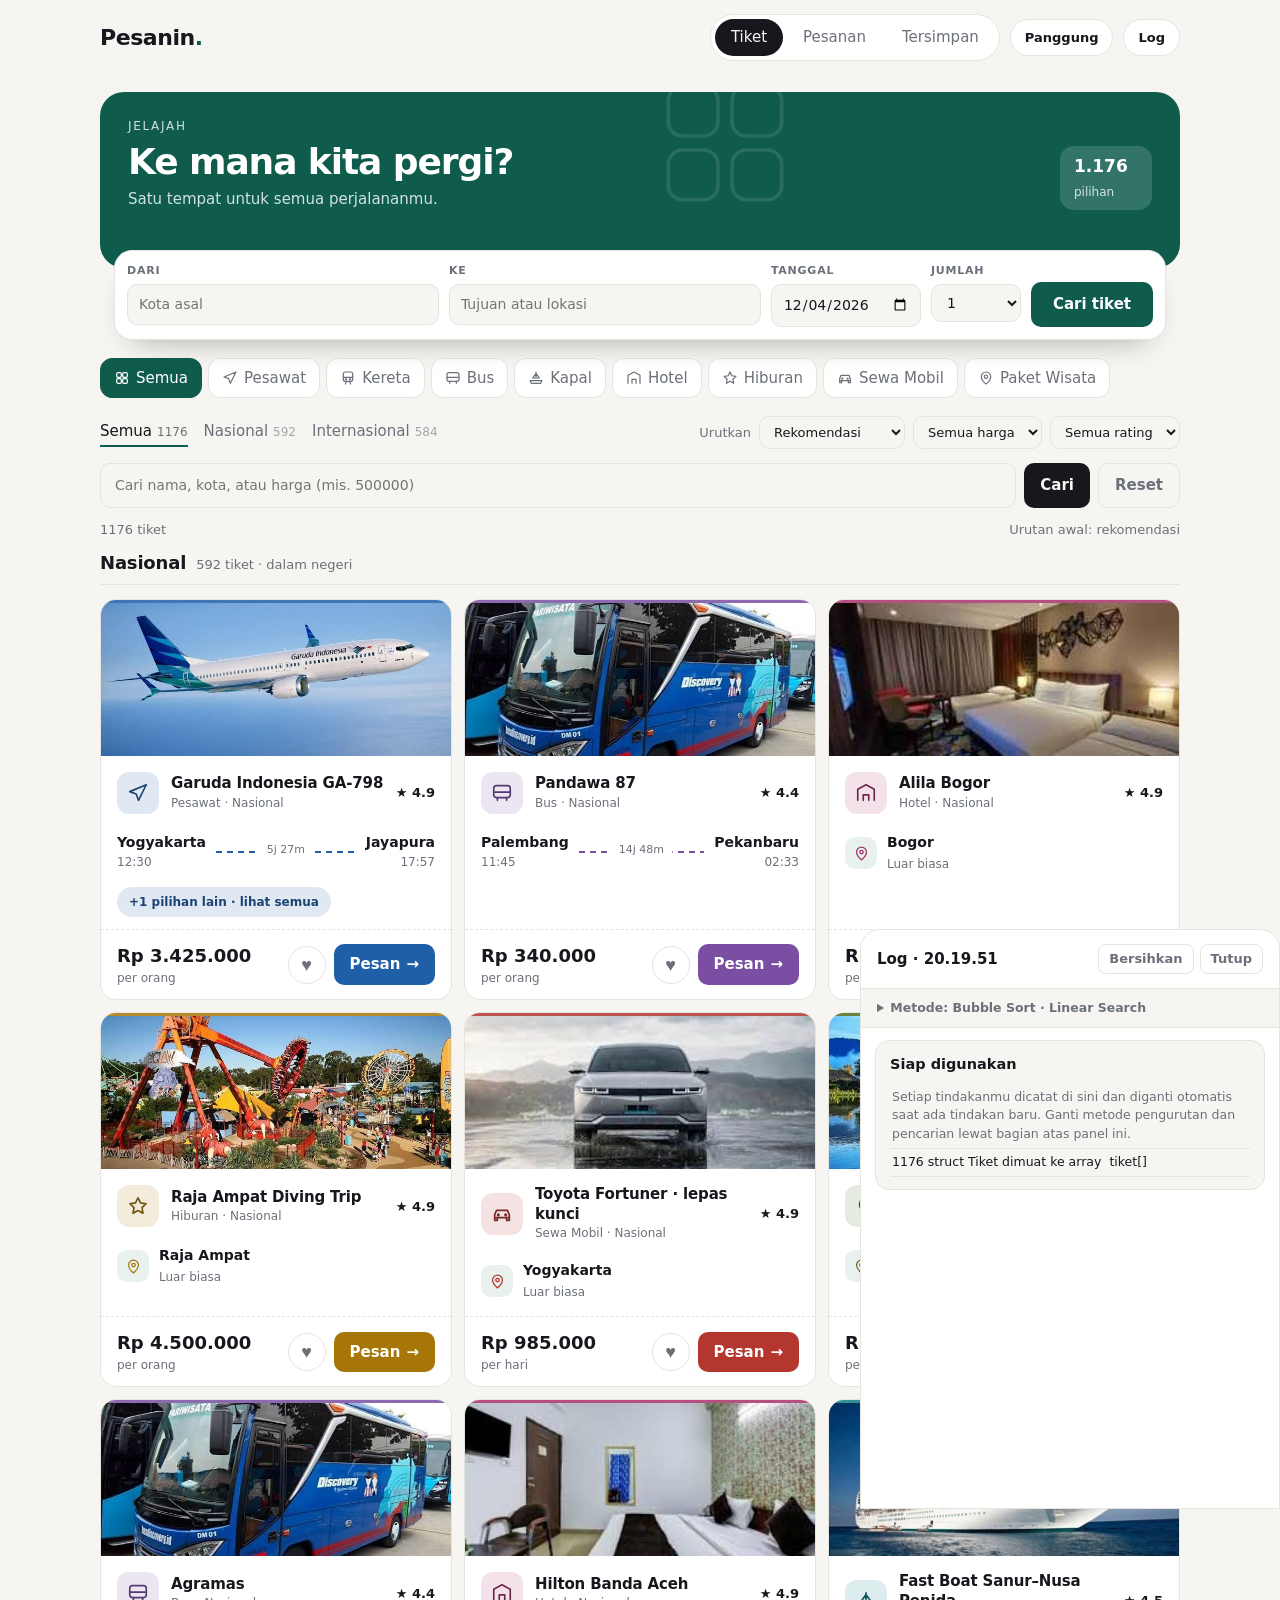
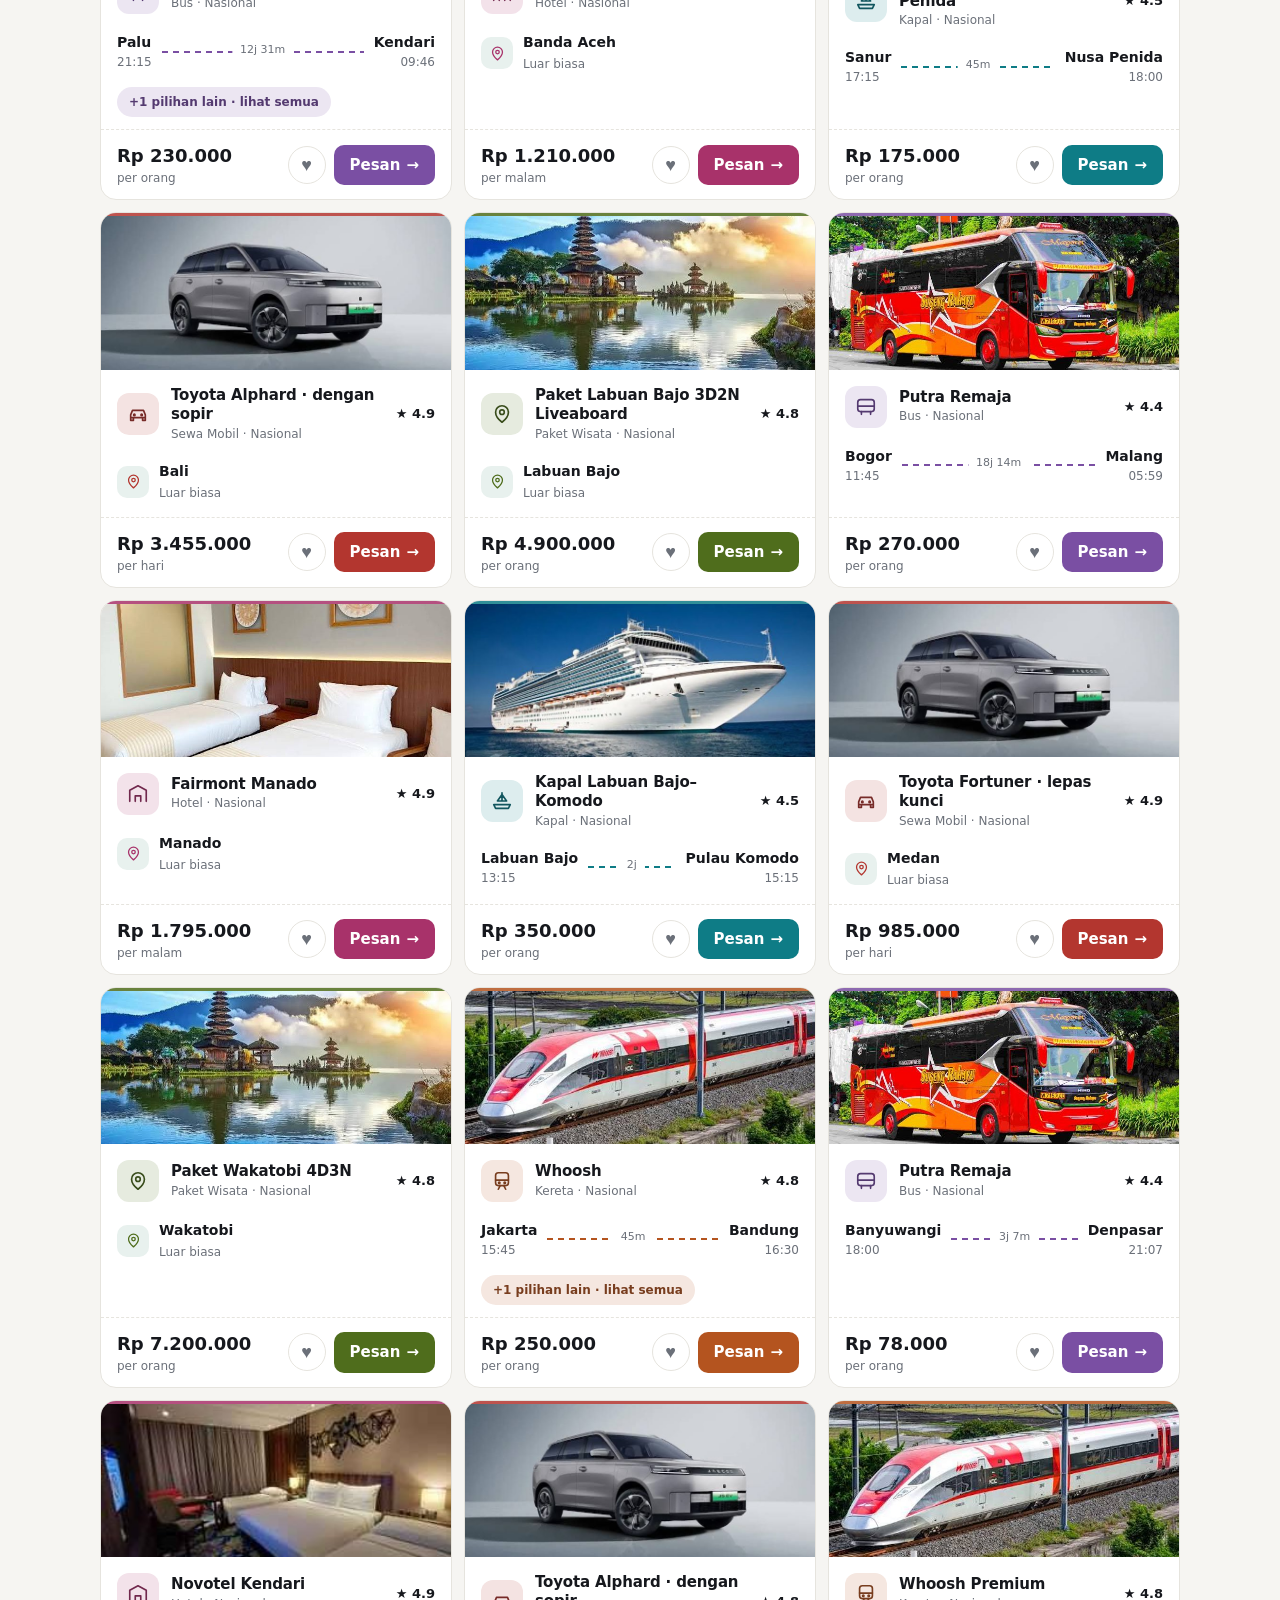
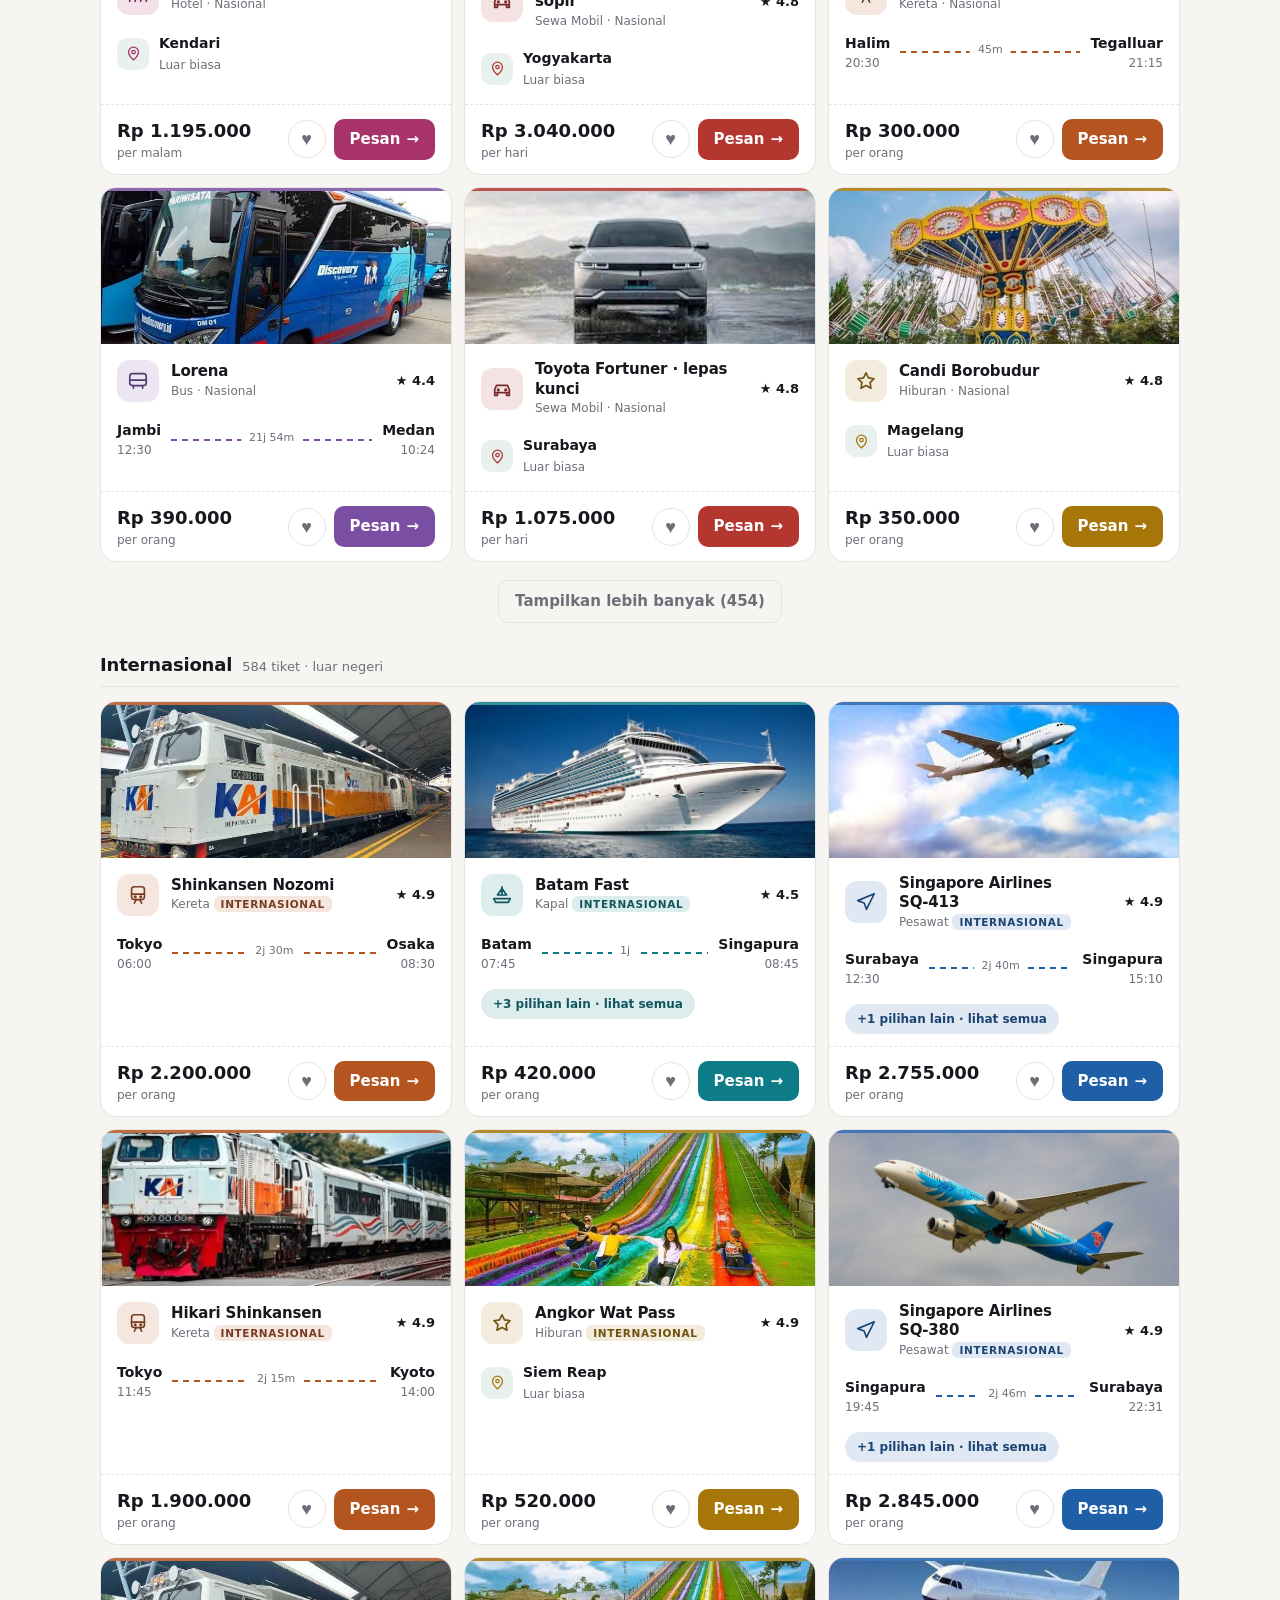
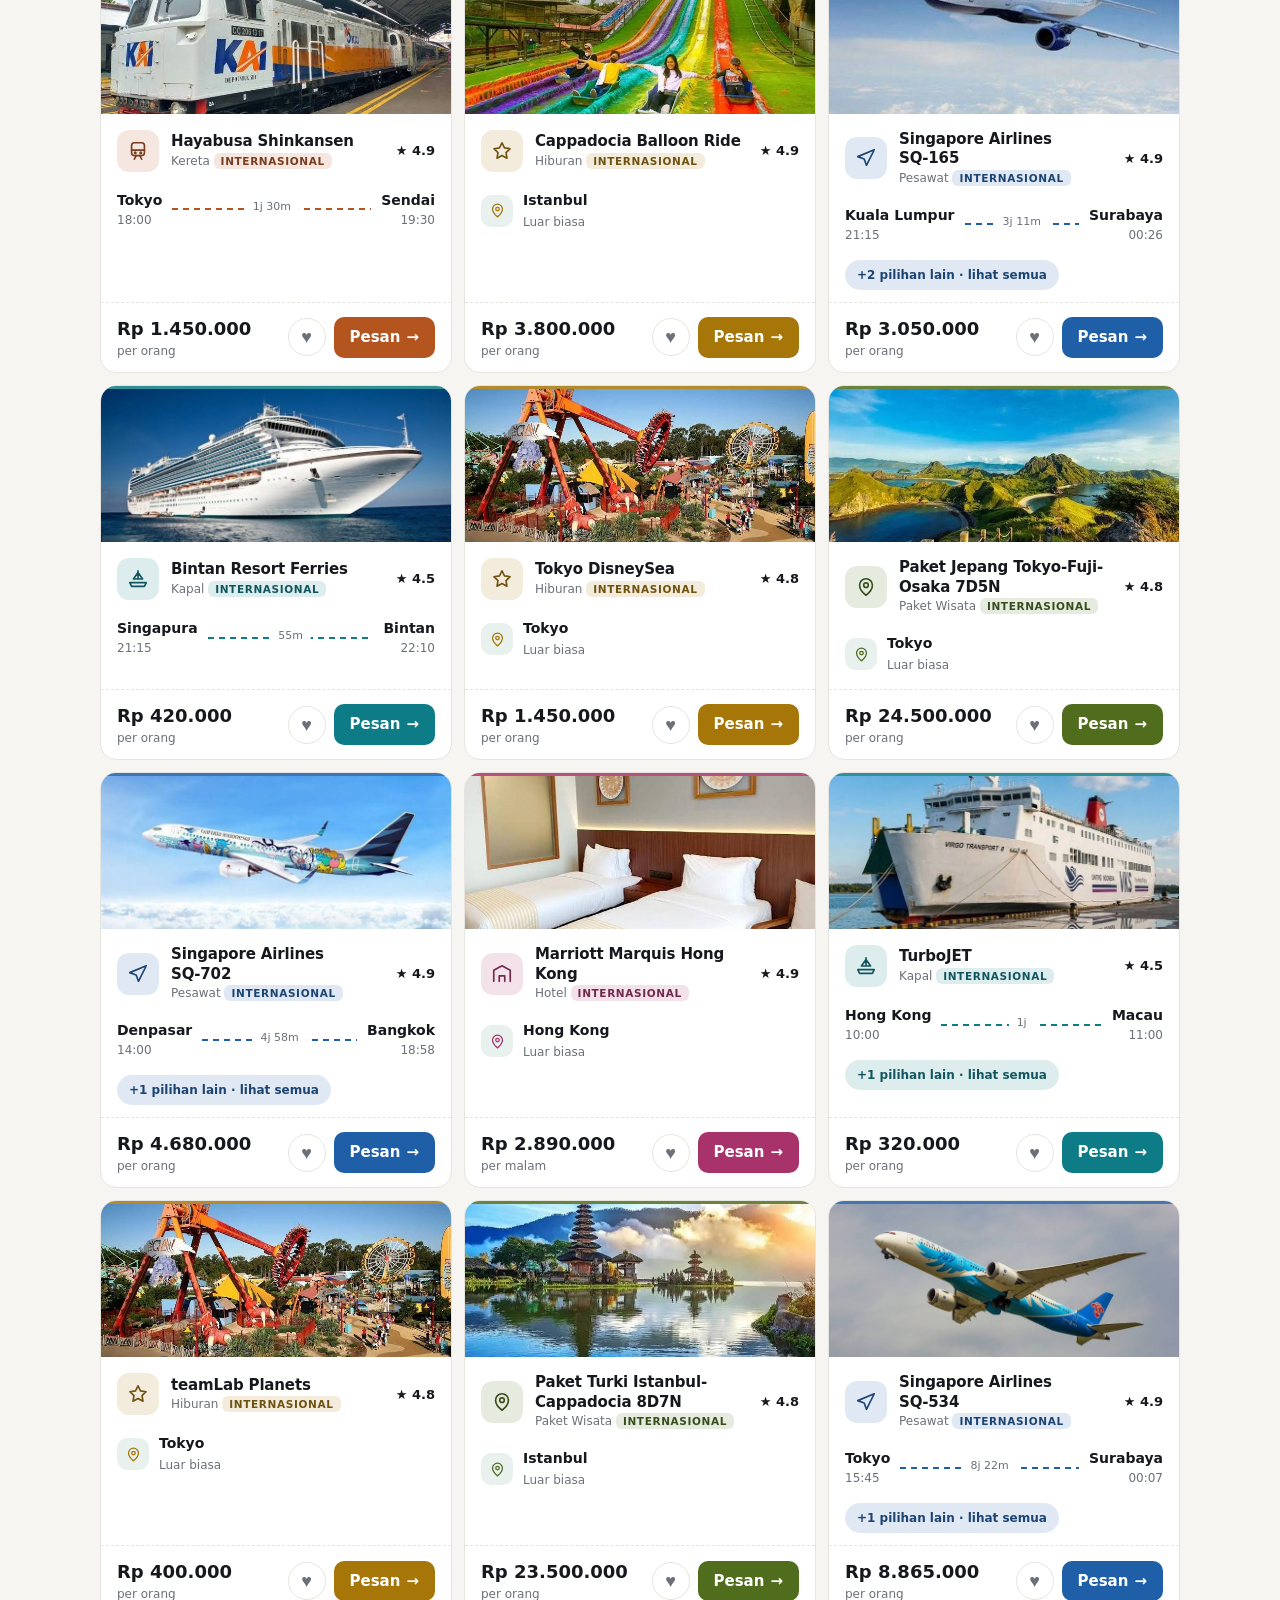
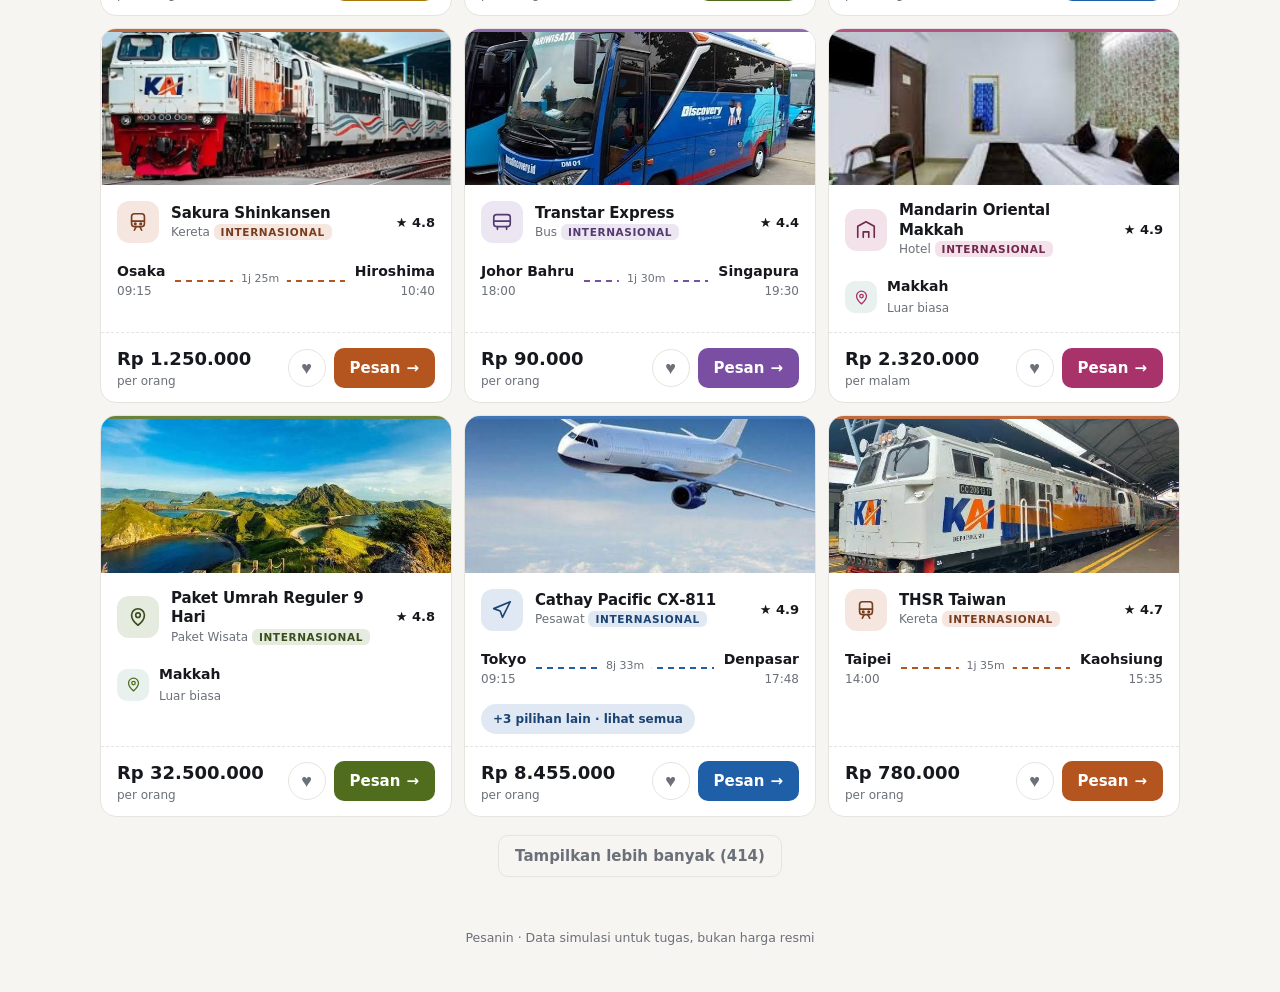
<file: index.html>
<!DOCTYPE html>
<html lang="id">
<head>
<meta charset="utf-8">
<meta http-equiv="Content-Security-Policy" content="default-src 'none'; script-src 'self' file:; style-src 'self' file: 'unsafe-inline' https://fonts.googleapis.com; font-src https://fonts.gstatic.com; img-src 'self' file: data:; base-uri 'none'; form-action 'none'">
<meta name="viewport" content="width=device-width, initial-scale=1, viewport-fit=cover">
<title>Pesanin — Tiket Perjalanan</title>
<meta name="referrer" content="no-referrer">
<link rel="preconnect" href="https://fonts.googleapis.com">
<link rel="preconnect" href="https://fonts.gstatic.com" crossorigin>
<link rel="stylesheet" href="https://fonts.googleapis.com/css2?family=Plus+Jakarta+Sans:wght@400;500;600;700&display=swap">
<link rel="stylesheet" href="style.css">
</head>
<body>
<div class="w">
<header><div class="brand">Pesanin<i>.</i></div>
<div class="hdr-r"><nav class="nav"><button class="on" data-v="tiket">Tiket</button><button data-v="pesanan">Pesanan <em id="oc" hidden>0</em></button><button data-v="simpan">Tersimpan <em id="fc" hidden>0</em></button></nav><a class="hlog" href="lab.html" style="text-decoration:none;color:inherit;display:inline-flex;align-items:center">Panggung</a><button class="hlog" id="fab" aria-label="Buka log tindakan">Log <span id="lc" hidden>0</span></button></div></header>

<main id="tiket">
<section class="hero"><svg class="bg" id="hbg" viewBox="0 0 24 24" fill="none" stroke="#fff" stroke-width=".5" stroke-linecap="round" stroke-linejoin="round"></svg>
<div style="position:relative"><small id="hk"></small><h1 id="h1"></h1><p class="sub" id="hs"></p></div><div class="stats" id="stats"></div></section>
<div class="sf"><label><span id="la">Dari</span><input id="fa" maxlength="40" list="kota" placeholder="Kota asal"></label><label><span id="lb">Ke</span><input id="fb" maxlength="40" list="kota" placeholder="Tujuan atau lokasi"></label><label>Tanggal<input type="date" id="fd"></label><label>Jumlah<select id="fp"><option>1</option><option>2</option><option>3</option><option>4</option><option>5</option></select></label><button class="go" id="fs">Cari tiket</button></div><datalist id="kota"></datalist>
<div class="cats" id="cats"></div>
<div class="crow"><div class="chips" id="chips"></div><div class="flt"><label class="so">Urutkan<select id="so"><option value="rek">Rekomendasi</option><option value="harga-asc">Harga termurah</option><option value="harga-desc">Harga termahal</option><option value="durasi-asc">Durasi tercepat</option><option value="rating-desc">Rating tertinggi</option><option value="nama-asc">Nama A–Z</option></select></label><select id="fh"><option value="0">Semua harga</option><option value="500000">≤ Rp500 rb</option><option value="1500000">≤ Rp1,5 jt</option><option value="5000000">≤ Rp5 jt</option></select><select id="fr"><option value="0">Semua rating</option><option value="4">★ 4,0+</option><option value="4.5">★ 4,5+</option></select></div></div>
<div class="sbar"><input id="q" maxlength="80" placeholder="Cari nama, kota, atau harga (mis. 500000)" aria-label="Cari"><button class="go" id="bs">Cari</button><button class="go ghost" id="br">Reset</button></div>
<div hidden><select id="sk"><option value="harga">Harga</option><option value="durasi">Durasi</option><option value="rating">Rating</option><option value="nama">Nama</option></select><select id="sd"><option value="1">Naik</option><option value="-1">Turun</option></select></div>
<div class="meta"><span id="cnt"></span><span><span id="stat"></span><button class="lnk" id="slog" hidden>Lihat prosesnya di Log</button></span></div>
<div class="grid" id="grid"></div>
</main>

<main id="pesanan"><h1>Pesanan saya</h1><p class="sub">Semua tiket yang sudah kamu pesan.</p><div id="ol"></div></main>

<main id="simpan"><h1>Tiket tersimpan</h1><p class="sub">Tiket yang kamu tandai ♥ untuk dipesan nanti.</p><div class="grid" id="sg"></div></main>

<main id="konsep" hidden>
<h1>Array, Struct, Pointer</h1>
<p class="sub">Tiga konsep dasar yang menopang seluruh data di halaman ini.</p>
<div class="k">
<div class="box"><h2>Struct</h2><p>Satu tiket adalah satu struct: sembilan field dalam satu satuan, total 128 byte. Panjang tiap blok sebanding dengan ukurannya di memori.</p>
<div id="st"></div></div>
<div class="box" style="grid-column:1/-1;order:-1"><h2>Array</h2><p>Semua struct disimpan berurutan: <code>Tiket tiket[N]</code>. Satu struct = 128 byte, jadi alamat elemen berikutnya naik 0x80.</p>
<div id="mem"></div></div>
<div class="box"><h2>Pointer</h2><p>Pointer menyimpan alamat elemen, bukan salinannya. <code>*ptr</code> membaca isi di alamat itu.</p>
<div id="pv"></div>
<div style="display:flex;gap:8px;margin-top:10px"><button class="go ghost" id="pm">ptr−−</button><button class="go" id="pp">ptr++</button></div></div>
<div class="box" style="grid-column:1/-1;order:3"><h2>Linked List</h2><p>Pesananmu disimpan sebagai rantai node. Setiap node menyimpan <code>next</code>, yaitu pointer ke node berikutnya.</p><div id="ll"></div></div>
</div>
</main>
<footer>Pesanin · Data simulasi untuk tugas, bukan harga resmi</footer>
</div>


<aside class="dr" id="dr"><div class="dh"><span id="lt">Log proses</span><div><button id="lx">Bersihkan</button><button id="lh">Tutup</button></div></div><details class="cfg"><summary id="cfgs">Atur metode</summary><div class="cfgb"><label>Metode pengurutan<select id="sa"><option value="bubble">Bubble Sort</option><option value="selection">Selection Sort</option><option value="insertion">Insertion Sort</option><option value="merge">Merge Sort</option><option value="quick">Quick Sort</option></select></label><label>Metode pencarian teks<select id="sm"><option value="linear">Linear Search</option><option value="binname">Binary Search (awalan nama)</option></select></label><button class="go ghost" id="bb">Bandingkan semua</button><label class="chk"><input type="checkbox" id="auto" checked> Buka log otomatis</label></div></details>
<div id="vz" aria-hidden="true"><div class="vh"><span id="vs"></span><button id="vr">Ulang</button></div><div id="viz"></div></div><div id="log" role="log" aria-live="polite"><div class="none">Belum ada proses. Coba urutkan atau cari tiket.</div></div></aside>
<div class="toast" id="toast"></div>
<div class="ov" id="ov"><div class="md" id="md"></div></div>

<script src="data.js"></script>

<script src="app.js"></script>
</body>
</html>
</file>
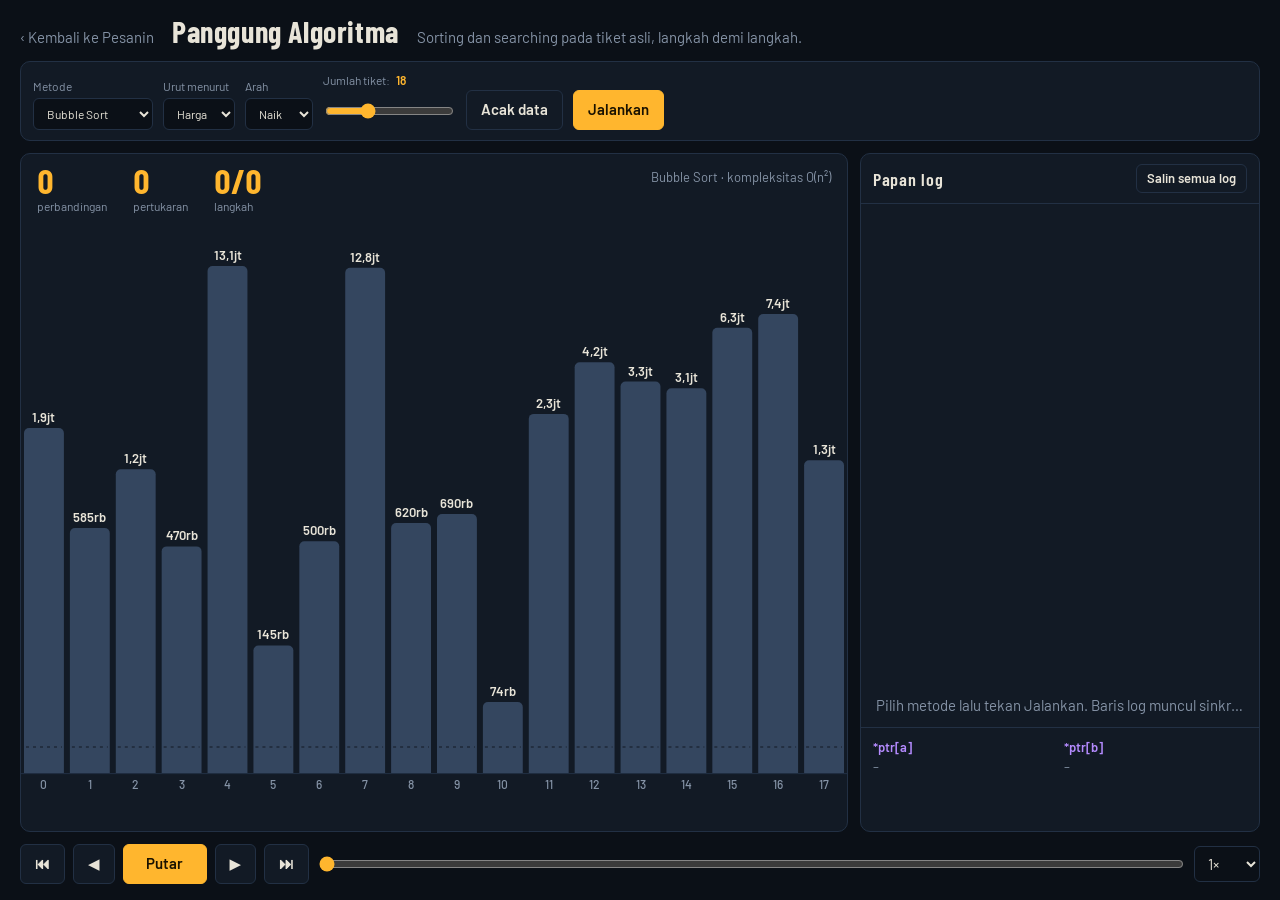
<file: lab.html>
<!DOCTYPE html>
<html lang="id">
<head>
<meta charset="utf-8">
<meta name="viewport" content="width=device-width, initial-scale=1, viewport-fit=cover">
<title>Panggung Algoritma · Pesanin</title>
<link rel="stylesheet" href="https://fonts.googleapis.com/css2?family=Barlow+Condensed:wght@500;600;700&family=Barlow:wght@400;500;600&display=swap">
<style>
:root{--bg:#0b1017;--pan:#121a25;--line:#223044;--ink:#e8e4d8;--mut:#8593a6;--amb:#ffb62e;--grn:#35d49a;--red:#ff6b57;--blu:#6aa8ff;--vio:#b58bff;box-sizing:border-box;padding-top:env(safe-area-inset-top,0px);padding-bottom:env(safe-area-inset-bottom,0px)}
*{box-sizing:border-box}[hidden]{display:none!important}html,body{height:100%}
body{margin:0;background:var(--bg);color:var(--ink);font:15px/1.45 Barlow,system-ui,sans-serif;display:flex;flex-direction:column;gap:12px;padding:16px 20px}
.top{display:flex;align-items:baseline;gap:18px;flex-wrap:wrap}
.top a{color:var(--mut);text-decoration:none}.top a:hover{color:var(--ink)}
h1{font:700 30px/1 "Barlow Condensed",sans-serif;margin:0;letter-spacing:.02em}
.top p{margin:0;color:var(--mut)}
.ctl{display:flex;gap:10px;flex-wrap:wrap;align-items:end;background:var(--pan);border:1px solid var(--line);border-radius:10px;padding:10px 12px}
.ctl label{display:flex;flex-direction:column;gap:3px;color:var(--mut);font-size:12px}
select,input[type=text]{font:inherit;color:var(--ink);background:var(--bg);border:1px solid var(--line);border-radius:6px;padding:7px 9px}
input[type=text]{width:130px}input[type=range]{accent-color:#ffb62e}label output{color:var(--amb);font-weight:600;margin-left:4px}
button{font:inherit;font-weight:600;color:var(--ink);background:var(--pan);border:1px solid var(--line);border-radius:6px;padding:8px 14px;cursor:pointer}
button:hover{border-color:var(--mut)}button:focus-visible,select:focus-visible,input:focus-visible{outline:2px solid var(--amb);outline-offset:2px}
button.go{background:var(--amb);color:#1a1200;border-color:var(--amb)}
.stage{flex:1;min-height:360px;display:grid;grid-template-columns:minmax(0,1fr) 400px;gap:12px}
.cv{position:relative;background:var(--pan);border:1px solid var(--line);border-radius:10px;min-height:340px}
canvas{position:absolute;inset:0;width:100%;height:100%}
.hud{position:absolute;left:16px;top:10px;display:flex;gap:26px;pointer-events:none}
.hud div{display:flex;flex-direction:column}
.hud b{font:700 34px/1 "Barlow Condensed",sans-serif;color:var(--amb);font-variant-numeric:tabular-nums}
.hud span{font-size:12px;color:var(--mut)}
.note{position:absolute;right:16px;top:14px;max-width:40%;text-align:right;color:var(--mut);font-size:13px;pointer-events:none}
.board{display:flex;flex-direction:column;background:var(--pan);border:1px solid var(--line);border-radius:10px;min-height:0;overflow:hidden}
.bh{display:flex;justify-content:space-between;align-items:center;padding:10px 12px;border-bottom:1px solid var(--line)}
.bh b{font:600 18px "Barlow Condensed",sans-serif;letter-spacing:.04em}
.bh button{padding:4px 10px;font-size:13px}
#rows{flex:1;padding:6px 0;overflow:hidden;display:flex;flex-direction:column;justify-content:flex-end}
.r{display:flex;gap:10px;padding:5px 12px;white-space:nowrap;color:var(--mut);font-variant-numeric:tabular-nums;border-left:3px solid transparent}
.r i{font-style:normal;opacity:.55;min-width:30px}.r span{overflow:hidden;text-overflow:ellipsis}
.r.swap{color:var(--red)}.r.hit,.r.end,.r.pass{color:var(--grn)}.r.bin,.r.scan{color:var(--ink)}
.r.now{background:#1a2535;color:var(--ink);border-left-color:var(--amb);animation:tick .25s ease-out}
.r.now.swap{border-left-color:var(--red)}.r.now.hit,.r.now.end{border-left-color:var(--grn)}
@keyframes tick{from{transform:translateY(8px);opacity:.3}}
.insp{display:grid;grid-template-columns:1fr 1fr;gap:8px;padding:10px 12px;border-top:1px solid var(--line);min-height:104px}
.st{font-size:13px;color:var(--mut);display:flex;flex-direction:column}
.st b{color:var(--vio);font-weight:600}.st em{font-style:normal;color:var(--ink)}
.tr{display:flex;gap:8px;align-items:center;flex-wrap:wrap}
.tr input[type=range]{flex:1;min-width:160px;accent-color:#ffb62e}
@media(max-width:900px){.stage{grid-template-columns:1fr}.cv{height:420px}.board{height:380px}body{height:auto}}
@media(prefers-reduced-motion:reduce){.r.now{animation:none}}
</style>
</head>
<body>
<header class="top"><a href="index.html">‹ Kembali ke Pesanin</a><h1>Panggung Algoritma</h1><p>Sorting dan searching pada tiket asli, langkah demi langkah.</p></header>
<section class="ctl">
<label>Metode<select id="mode"><optgroup label="Sorting"><option value="bubble">Bubble Sort</option><option value="selection">Selection Sort</option><option value="insertion">Insertion Sort</option><option value="quick">Quick Sort</option></optgroup><optgroup label="Searching"><option value="linear">Linear Search</option><option value="binary">Binary Search</option></optgroup></select></label>
<label class="so">Urut menurut<select id="key"><option value="harga">Harga</option><option value="rating">Rating</option><option value="durasi">Durasi</option></select></label>
<label class="so">Arah<select id="dir"><option value="1">Naik</option><option value="-1">Turun</option></select></label>
<label class="se" hidden>Harga dicari (atau klik batang)<input type="text" id="tp" inputmode="numeric" placeholder="kosong = acak"></label>
<label><span>Jumlah tiket: <output id="no">18</output></span><input type="range" id="n" min="8" max="40" value="18" style="height:34px"></label>
<button id="shuf">Acak data</button><button class="go" id="go">Jalankan</button>
</section>
<main class="stage">
<div class="cv"><canvas id="cv"></canvas><div class="hud" id="hud"></div><div class="note" id="note"></div></div>
<aside class="board"><div class="bh"><b>Papan log</b><button id="cp">Salin semua log</button></div><div id="rows" role="log" aria-live="polite"></div><div class="insp" id="insp"></div></aside>
</main>
<footer class="tr"><button id="b0" aria-label="Ke awal">⏮</button><button id="bp" aria-label="Langkah mundur">◀</button><button id="pl" class="go" style="min-width:84px">Putar</button><button id="bn" aria-label="Langkah maju">▶</button><button id="b1" aria-label="Ke akhir">⏭</button><input type="range" id="sc" min="0" max="0" value="0" aria-label="Posisi langkah"><select id="sp" aria-label="Kecepatan"><option value=".5">0,5×</option><option value="1" selected>1×</option><option value="2">2×</option><option value="4">4×</option><option value="10">10×</option></select></footer>
<script src="data.js"></script>
<script>
const $=id=>document.getElementById(id),esc=s=>String(s).replace(/[<>&"]/g,c=>'&#'+c.charCodeAt(0)+';');
/* STRUCT: satu baris data = satu record Tiket */
const T=RAW.baris.map((r,i)=>({id:i,tipe:r[0],nama:r[2],asal:r[3],tujuan:r[4],harga:r[5],durasi:r[6],rating:r[7]}));
const POOL=T.filter(t=>['pesawat','kereta','bus'].includes(t.tipe)&&t.tujuan);
const rp=n=>'Rp'+n.toLocaleString('id-ID'),short=p=>p>=1e6?(p/1e6).toFixed(1).replace('.',',')+'jt':Math.round(p/1e3)+'rb';
const NAMA={bubble:'Bubble Sort',selection:'Selection Sort',insertion:'Insertion Sort',quick:'Quick Sort',linear:'Linear Search',binary:'Binary Search'};
const BIGO={bubble:'O(n²)',selection:'O(n²)',insertion:'O(n²), mendekati O(n) bila hampir terurut',quick:'O(n log n) rata-rata',linear:'O(n)',binary:'O(log n), data harus terurut'};
const RM=matchMedia('(prefers-reduced-motion:reduce)').matches;
let seed=11;const rnd=()=>{seed=(seed*1664525+1013904223)>>>0;return seed/4294967296};
/* ARRAY: data[] berisi referensi (pointer) ke struct; yang ditukar hanya referensinya */
let data=[],frames=[],fi=0,timer=0,playing=false,tp0=0,bx={};
const byId=id=>T[id];
function sample(){const p=[...POOL],out=[],n=+$('n').value;while(out.length<n)out.push(p.splice(Math.floor(rnd()*p.length),1)[0]);data=out;frames=[];fi=0;bx={};stop();show()}
function mkSort(alg,key,dir){
  const a=[...data],n=a.length,d=new Uint8Array(n),F=[];let c=0,s=0;
  const v=t=>key=='harga'?rp(t.harga):key=='rating'?'★'+t.rating:t.durasi+' mnt',sv=t=>key=='harga'?short(t.harga):v(t);
  const snap=(k,i,j,t,pv)=>F.push({o:a.map(x=>x.id),k,a:i,b:j,pv:pv==null?-1:pv,d:d.slice(),c,s,t});
  const lt=(i,j,pv)=>{c++;const r=(a[i][key]-a[j][key])*dir<0;snap('cmp',i,j,`banding [${i}] ${sv(a[i])} ${dir>0?'<':'>'} [${j}] ${sv(a[j])} ? ${r?'ya':'tidak'}`,pv);return r};
  const sw=(i,j,pv)=>{[a[i],a[j]]=[a[j],a[i]];s++;snap('swap',i,j,`tukar [${i}] ⇄ [${j}]`,pv)};
  snap('init',-1,-1,`mulai ${NAMA[alg]} · ${n} tiket · ${key} ${dir>0?'naik':'turun'}`);
  if(alg=='bubble')for(let i=0;i<n-1;i++){let f=0;for(let j=0;j<n-1-i;j++)if(lt(j+1,j)){sw(j,j+1);f=1}d[n-1-i]=1;snap('pass',-1,-1,`pass ${i+1} selesai · [${n-1-i}] sudah final`);if(!f){snap('pass',-1,-1,'tidak ada pertukaran, berhenti lebih awal');break}}
  else if(alg=='selection')for(let i=0;i<n-1;i++){let m=i;for(let j=i+1;j<n;j++)if(lt(j,m))m=j;if(m!=i)sw(i,m);d[i]=1;snap('pass',-1,-1,`putaran ${i+1} · [${i}] sudah final`)}
  else if(alg=='insertion')for(let i=1;i<n;i++){let j=i;while(j>0&&lt(j,j-1)){sw(j,j-1);j--}snap('pass',-1,-1,`tiket ke-${i} disisipkan di [${j}]`)}
  else{const qs=(lo,hi)=>{if(lo>hi)return;if(lo==hi){d[lo]=1;return}let i=lo;for(let j=lo;j<hi;j++)if(lt(j,hi,hi)){if(i!=j)sw(i,j,hi);i++}if(i!=hi)sw(i,hi,hi);d[i]=1;snap('pass',-1,-1,`pivot menetap di [${i}] · bagi [${lo}..${i-1}] dan [${i+1}..${hi}]`);qs(lo,i-1);qs(i+1,hi)};qs(0,n-1)}
  d.fill(1);snap('end',-1,-1,`selesai · ${c} perbandingan · ${s} pertukaran`);return F}
function mkLinear(tp){
  const o=data.map(x=>x.id),F=[],n=data.length;let hit=-1;
  F.push({o,k:'init',a:-1,b:-1,pv:-1,c:0,s:0,t:`mulai Linear Search · cari ${rp(tp)} di ${n} tiket`});
  for(let i=0;i<n;i++){const ok=data[i].harga==tp;F.push({o,k:ok?'hit':'scan',a:i,b:-1,pv:-1,c:i+1,s:0,t:`[${i}] ${short(data[i].harga)} ${ok?'= target · DITEMUKAN':'≠ target'}`});if(ok){hit=i;break}}
  if(hit<0)F.push({o,k:'end',a:-1,b:-1,pv:-1,c:n,s:0,t:`${n} tiket diperiksa semua · tidak ada yang cocok`});return F}
function mkBinary(tp){
  const a=[...data],n=a.length,o0=a.map(x=>x.id),F=[];
  for(let i=1;i<n;i++){let j=i;while(j>0&&a[j].harga<a[j-1].harga){[a[j],a[j-1]]=[a[j-1],a[j]];j--}}   // syarat: data terurut
  const o=a.map(x=>x.id);let lo=0,hi=n-1,c=0;
  F.push({o:o0,k:'init',a:-1,b:-1,pv:-1,c:0,s:0,lo:0,hi:n-1,t:`mulai Binary Search · cari ${rp(tp)}`});
  F.push({o,k:'bin',a:-1,b:-1,pv:-1,c:0,s:0,lo,hi,t:'data diurutkan dulu (syarat binary search)'});
  while(lo<=hi){const mid=(lo+hi)>>1,h=a[mid].harga;c++;const ok=h==tp;
    F.push({o,k:ok?'hit':'bin',a:mid,b:-1,pv:-1,c,s:0,lo,hi,t:`#${c} lo=${lo} hi=${hi} mid=${mid} · ${short(h)} ${ok?'= target · DITEMUKAN':h<tp?'< target, buang kiri':'> target, buang kanan'}`});
    if(ok)return F;if(h<tp)lo=mid+1;else hi=mid-1}
  F.push({o,k:'end',a:-1,b:-1,pv:-1,c,s:0,lo,hi,t:`rentang habis setelah ${c} langkah · tidak ditemukan`});return F}
/* ---- kanvas ---- */
const cv=$('cv'),x=cv.getContext('2d');let W=0,H=0;
new ResizeObserver(()=>{const r=cv.getBoundingClientRect(),q=devicePixelRatio||1;W=r.width;H=r.height;cv.width=W*q;cv.height=H*q;x.setTransform(q,0,0,q,0,0)}).observe(cv);
const cur=()=>frames[fi]||{o:data.map(t=>t.id),k:'idle',a:-1,b:-1,pv:-1,d:null,c:0,s:0};
const isS=()=>['linear','binary'].includes($('mode').value);
function draw(){
  const f=cur(),n=f.o.length,bw=W/Math.max(n,1),padT=112,padB=58,hh=H-padT-padB,base=H-padB,g=Math.min(6,bw*.16);
  x.clearRect(0,0,W,H);if(!n){requestAnimationFrame(draw);return}
  const hs=data.map(t=>Math.log(t.harga)),mn=Math.min(...hs),mx=Math.max(...hs),sc=p=>.14+.86*(Math.log(p)-mn)/((mx-mn)||1);
  x.strokeStyle='#223044';x.beginPath();x.moveTo(0,base+.5);x.lineTo(W,base+.5);x.stroke();
  f.o.forEach((id,s)=>{const t=byId(id),tx=s*bw;bx[id]=bx[id]==null?tx:bx[id]+(tx-bx[id])*(RM?1:.26);
    const bh=hh*sc(t.harga),X=bx[id]+g/2,Y=base-bh,w=bw-g;let col='#34465f',glow=0;
    if(f.d&&f.d[s])col='#35d49a';
    if(f.k=='cmp'&&(s==f.a||s==f.b))col='#6aa8ff';
    if(f.k=='swap'&&(s==f.a||s==f.b))col='#ff6b57';
    if(s==f.pv)col='#b58bff';
    if(f.k=='scan'||f.k=='hit'){if(s<f.a)col='#222f42';if(s==f.a){col=f.k=='hit'?'#35d49a':'#ffb62e';glow=1}}
    if(f.lo!=null&&f.k!='init'){if(s<f.lo||s>f.hi)col='#1b2635';else col='#3b5a86';if(s==f.a){col=f.k=='hit'?'#35d49a':'#ffb62e';glow=1}}
    if(glow){x.shadowColor=col;x.shadowBlur=18}
    x.fillStyle=col;x.beginPath();x.roundRect?x.roundRect(X,Y,w,bh,[5,5,0,0]):x.rect(X,Y,w,bh);x.fill();x.shadowBlur=0;
    if(w>10&&bh>46){x.strokeStyle='rgba(11,16,23,.55)';x.lineWidth=1.5;x.setLineDash([3,4]);x.beginPath();x.moveTo(X+2,base-26);x.lineTo(X+w-2,base-26);x.stroke();x.setLineDash([]);x.lineWidth=1}   // garis sobekan tiket
    x.textAlign='center';x.fillStyle='#8593a6';x.font='500 12px Barlow,sans-serif';
    if(n<=26)x.fillText(s,X+w/2,base+16);
    if(n<=22){x.fillStyle='#e8e4d8';x.font=`600 ${Math.min(13,w*.42)}px Barlow,sans-serif`;x.fillText(short(t.harga),X+w/2,Y-6)}
    if(n<=14){x.fillStyle='#b58bff';x.font='500 11px Barlow,sans-serif';x.fillText('0x'+(0x7A00+id*128).toString(16).toUpperCase(),X+w/2,base+31)}
  });
  if(isS()&&tp0){const y=base-hh*sc(tp0);x.setLineDash([6,5]);x.strokeStyle='#ffb62e';x.beginPath();x.moveTo(0,y);x.lineTo(W,y);x.stroke();x.setLineDash([]);x.fillStyle='#ffb62e';x.textAlign='right';x.font='600 12px Barlow,sans-serif';x.fillText('dicari '+short(tp0),W-8,y-5)}
  if(f.lo!=null&&f.k!='init'&&n<=40){x.textAlign='center';x.font='600 12px Barlow,sans-serif';[[f.lo,'lo','#6aa8ff'],[f.hi,'hi','#6aa8ff'],[f.a,'mid','#ffb62e']].forEach(([s,l,c])=>{if(s>=0&&s<n){x.fillStyle=c;x.fillText('▼ '+l,s*bw+bw/2,padT-34)}})}
  requestAnimationFrame(draw)}
requestAnimationFrame(draw);
/* ---- papan log, hud, inspektur ---- */
function show(){
  const f=cur(),last=Math.max(frames.length-1,0);$('sc').max=last;$('sc').value=fi;
  $('hud').innerHTML=`<div><b>${f.c}</b><span>${isS()?'diperiksa':'perbandingan'}</span></div>${isS()?'':`<div><b>${f.s}</b><span>pertukaran</span></div>`}<div><b>${frames.length?fi+1:0}/${frames.length}</b><span>langkah</span></div>`;
  $('note').textContent=`${NAMA[$('mode').value]} · kompleksitas ${BIGO[$('mode').value]}`;
  const from=Math.max(0,fi-10);$('rows').innerHTML=frames.slice(from,fi+1).map((q,i)=>`<div class="r ${q.k} ${from+i==fi?'now':''}"><i>${String(from+i+1).padStart(3,'0')}</i><span>${esc(q.t)}</span></div>`).join('')||'<div class="r"><span>Pilih metode lalu tekan Jalankan. Baris log muncul sinkron dengan animasi.</span></div>';
  const card=(s,l)=>{if(s==null||s<0)return `<div class="st"><b>${l}</b><span>–</span></div>`;const t=byId(f.o[s]);return `<div class="st"><b>ptr[${s}] → 0x${(0x7A00+t.id*128).toString(16).toUpperCase()}</b><em>${esc(t.nama)}</em><span>${esc(t.asal)} → ${esc(t.tujuan)}</span><span>${rp(t.harga)} · ★${t.rating} · ${t.durasi} mnt</span></div>`};
  $('insp').innerHTML=card(f.a,'*ptr[a]')+card(f.b,'*ptr[b]');
  $('pl').textContent=playing?'Jeda':'Putar'}
const iv=()=>Math.max(30,170/+$('sp').value);
function tick(){if(fi>=frames.length-1){stop();return}fi++;show();timer=setTimeout(tick,iv())}
function stop(){playing=false;clearTimeout(timer);show()}
function play(){if(!frames.length)return;if(fi>=frames.length-1)fi=0;playing=true;show();timer=setTimeout(tick,iv())}
function run(){stop();const m=$('mode').value,key=$('key').value,dir=+$('dir').value;bx={};
  if(isS()){let tp=parseInt($('tp').value.replace(/\D/g,''),10)||0;if(!tp){tp=data[Math.floor(rnd()*data.length)].harga;$('tp').value=tp}tp0=tp;frames=m=='linear'?mkLinear(tp):mkBinary(tp)}
  else{tp0=0;frames=mkSort(m,key,dir)}
  fi=0;play()}
const mode=()=>{const s=isS();document.querySelectorAll('.so').forEach(e=>e.hidden=s);document.querySelector('.se').hidden=!s;frames=[];fi=0;stop()};
$('mode').onchange=mode;$('go').onclick=run;$('shuf').onclick=()=>{seed+=7;sample()};
$('n').oninput=()=>{$('no').textContent=$('n').value;sample()};
$('pl').onclick=()=>playing?stop():play();
$('bn').onclick=()=>{stop();fi=Math.min(frames.length-1,fi+1);show()};$('bp').onclick=()=>{stop();fi=Math.max(0,fi-1);show()};
$('b0').onclick=()=>{stop();fi=0;show()};$('b1').onclick=()=>{stop();fi=Math.max(0,frames.length-1);show()};
$('sc').oninput=e=>{stop();fi=+e.target.value;show()};
$('cp').onclick=()=>{const t=frames.map((q,i)=>`${String(i+1).padStart(3,'0')}  ${q.t}`).join('\n');navigator.clipboard&&navigator.clipboard.writeText(t).then(()=>{$('cp').textContent='Tersalin';setTimeout(()=>$('cp').textContent='Salin semua log',1400)})};
cv.onclick=e=>{if(!isS())return;const f=cur(),s=Math.floor(e.offsetX/(W/f.o.length));if(f.o[s]!=null){$('tp').value=byId(f.o[s]).harga}};
sample();mode();
</script>
</body>
</html>
</file>
<file: style.css>
:root{--bg:#f6f5f2;--card:#fff;--ink:#16181d;--mut:#6b7079;--line:#e6e4de;--acc:#0f5c4d;--acc2:#e8f1ee;--hi:#fff4d6;box-sizing:border-box;padding-top:env(safe-area-inset-top,0px);padding-bottom:env(safe-area-inset-bottom,0px)}
@media(prefers-color-scheme:dark){:root:not([data-theme=light]){--bg:#111312;--card:#1a1d1c;--ink:#ecece8;--mut:#9a9f9c;--line:#2a2e2c;--acc:#5fc4ad;--acc2:#1c2b27;--hi:#3a3216}}
:root[data-theme=dark]{--bg:#111312;--card:#1a1d1c;--ink:#ecece8;--mut:#9a9f9c;--line:#2a2e2c;--acc:#5fc4ad;--acc2:#1c2b27;--hi:#3a3216}
*{box-sizing:border-box}html{scroll-padding-top:env(safe-area-inset-top,0px)}
body{margin:0;background:var(--bg);color:var(--ink);font:15px/1.5 "Plus Jakarta Sans",system-ui,sans-serif}
.w{max-width:1120px;margin:0 auto;padding:0 20px}
header{display:flex;align-items:center;justify-content:space-between;padding:22px 0 8px;gap:12px;flex-wrap:wrap}
.brand{font-weight:700;font-size:22px;letter-spacing:-.02em}.brand i{color:var(--acc);font-style:normal}
.nav{display:flex;gap:4px;background:var(--card);border:1px solid var(--line);border-radius:999px;padding:4px}
.nav button,.cats button,.chips button{font:inherit;border:0;background:none;color:var(--mut);cursor:pointer;transition:.25s}
.nav button{padding:7px 16px;border-radius:999px;font-weight:500}
.nav button.on{background:var(--ink);color:var(--bg)}
h1{font-size:clamp(28px,5vw,44px);letter-spacing:-.03em;line-height:1.1;margin:28px 0 6px;font-weight:700}
.sub{color:var(--mut);margin:0 0 24px;max-width:520px}
.cats{display:flex;gap:6px;overflow-x:auto;padding-bottom:6px;scrollbar-width:none}
.cats button{padding:9px 16px;border-radius:12px;border:1px solid var(--line);background:var(--card);white-space:nowrap;font-weight:500}
.cats button.on{background:var(--acc);color:#fff;border-color:var(--acc)}
.chips{display:flex;gap:16px;margin:14px 0}
.chips button{padding:2px 0;border-bottom:2px solid transparent;font-weight:500}
.chips button.on{color:var(--ink);border-color:var(--acc)}


.box{background:var(--card);border:1px solid var(--line);border-radius:16px;padding:14px;display:flex;gap:8px;flex-wrap:wrap;align-items:center}
.box b{font-size:12px;text-transform:uppercase;letter-spacing:.08em;color:var(--mut);width:100%}
input,select{font:inherit;color:var(--ink);background:var(--bg);border:1px solid var(--line);border-radius:10px;padding:9px 11px;min-width:0}
input{flex:1 1 140px}
.go{font:inherit;font-weight:600;border:0;border-radius:10px;background:var(--ink);color:var(--bg);padding:9px 16px;cursor:pointer;transition:transform .2s}
.go:active{transform:scale(.96)}.go.ghost{background:none;color:var(--mut);border:1px solid var(--line)}
.meta{display:flex;justify-content:space-between;color:var(--mut);font-size:13px;margin-bottom:10px}
.grid{display:grid;grid-template-columns:repeat(auto-fill,minmax(310px,1fr));gap:12px;padding-bottom:110px}
.t{background:var(--card);border:1px solid var(--line);border-radius:16px;padding:16px;display:flex;flex-direction:column;gap:10px;animation:rise .5s cubic-bezier(.2,.7,.2,1) both;animation-delay:calc(var(--i)*28ms);transition:transform .25s,box-shadow .25s}
.t:hover{transform:translateY(-3px);box-shadow:0 10px 28px -14px rgba(0,0,0,.3)}
.t.hit{background:var(--hi)}
@keyframes rise{from{opacity:0;transform:translateY(14px)}}


.t h3{margin:0;font-size:16px;letter-spacing:-.01em}

.foot{display:flex;justify-content:space-between;align-items:flex-end;margin-top:auto}
.pr{font-weight:700;font-size:18px}.pr small{display:block;font-weight:400;font-size:12px;color:var(--mut)}
.mini{font-size:12px;color:var(--mut)}
.empty{grid-column:1/-1;text-align:center;color:var(--mut);padding:60px 0}
#konsep{display:none}.k{display:grid;grid-template-columns:repeat(auto-fit,minmax(320px,1fr));gap:12px;padding-bottom:110px}
.k .box{display:block}.k h2{margin:0 0 4px;font-size:18px}.k p{color:var(--mut);margin:0 0 12px;font-size:14px}




.dr{position:fixed;right:0;bottom:0;width:min(420px,100%);height:min(58vh,520px);background:var(--card);border:1px solid var(--line);border-radius:20px 20px 0 0;z-index:6;display:flex;flex-direction:column;transform:translateY(105%);transition:transform .45s cubic-bezier(.2,.8,.2,1);padding-bottom:env(safe-area-inset-bottom,0px)}
.dr.open{transform:none}
.dh{display:flex;justify-content:space-between;align-items:center;padding:14px 16px;border-bottom:1px solid var(--line);font-weight:600}
.dh div{display:flex;gap:6px}.dh button{font:inherit;font-size:13px;border:1px solid var(--line);background:none;color:var(--mut);border-radius:8px;padding:4px 10px;cursor:pointer}
#log{overflow-y:auto;padding:8px 16px 16px;font:12.5px/1.7 ui-monospace,Menlo,monospace}
#log .s{margin:10px 0 4px;padding:8px 10px;border-radius:8px;background:var(--acc2);color:var(--acc);font-weight:600;white-space:normal}
#log .l{color:var(--mut);animation:rise .3s both}#log .l b{color:var(--ink);font-weight:500}
#log .y{color:var(--acc)}.none{color:var(--mut);padding:20px 0;font-family:inherit}
.toast{position:fixed;left:50%;bottom:90px;transform:translate(-50%,20px);background:var(--ink);color:var(--bg);padding:10px 18px;border-radius:12px;opacity:0;pointer-events:none;transition:.35s;z-index:9;font-size:14px}
.toast.on{opacity:1;transform:translate(-50%,0)}
[data-k]{--a:#0f5c4d}[data-k=pesawat]{--a:#1f5fa8}[data-k=kereta]{--a:#b4541f}[data-k=bus]{--a:#7a4fa3}[data-k=kapal]{--a:#0e7c86}[data-k=hotel]{--a:#a8326a}[data-k=hiburan]{--a:#a67608}[data-k=mobil]{--a:#b3362f}[data-k=wisata]{--a:#4f6d1c}
.cats button svg{width:16px;height:16px;vertical-align:-3px;margin-right:6px}
.cats button.on{background:var(--a);border-color:var(--a)}.chips button.on{border-color:var(--a)}
.nav em{font-style:normal;background:var(--acc);color:#fff;border-radius:99px;font-size:11px;padding:1px 7px;margin-left:4px}
.hero{position:relative;overflow:hidden;margin:20px 0 22px;padding:32px 28px;border-radius:24px;background:var(--a);color:#fff;display:flex;justify-content:space-between;align-items:flex-end;gap:20px;flex-wrap:wrap;transition:background .6s}
.hero h1{margin:6px 0;color:#fff}.hero .sub{color:rgba(255,255,255,.82);margin:0}.hero small{text-transform:uppercase;letter-spacing:.14em;font-size:12px;opacity:.8}
.hero .bg{position:absolute;right:-40px;top:-50px;width:300px;opacity:.28;pointer-events:none}
.stats{display:flex;gap:10px;position:relative;flex-wrap:wrap}.stats div{background:rgba(255,255,255,.15);border-radius:14px;padding:10px 16px;min-width:100px}.stats b{display:block;font-size:17px}.stats span{font-size:12px;opacity:.8}
.t{padding:0;gap:0;overflow:hidden}.t .top{display:flex;gap:12px;align-items:center;padding:16px 16px 12px}
.ic{width:42px;height:42px;border-radius:12px;display:grid;place-items:center;flex:none;background:var(--acc2);background:color-mix(in srgb,var(--a) 14%,var(--card));color:var(--a);color:color-mix(in srgb,var(--a) 62%,var(--ink))}.ic svg{width:22px;height:22px}
.t h3{font-size:15px;line-height:1.3}.rt{margin-left:auto;font-size:13px;font-weight:600;white-space:nowrap}
.badge{font-size:10.5px;font-weight:700;letter-spacing:.06em;text-transform:uppercase;padding:2px 7px;border-radius:6px;background:var(--acc2);background:color-mix(in srgb,var(--a) 14%,var(--card));color:var(--a);color:color-mix(in srgb,var(--a) 62%,var(--ink))}
.route{display:flex;align-items:center;gap:10px;padding:6px 16px 16px;font-weight:600;font-size:14px}
.route i{flex:1;height:2px;position:relative;background:repeating-linear-gradient(90deg,var(--a) 0 6px,transparent 6px 11px)}
.route u{position:absolute;left:50%;top:-9px;transform:translateX(-50%);background:var(--card);padding:0 8px;font-size:11px;font-weight:500;text-decoration:none;color:var(--mut);font-style:normal}
.loc{padding:6px 16px 16px;color:var(--mut);font-size:14px}
.t .foot{padding:12px 16px;border-top:1px dashed var(--line);align-items:center}.t .go{background:var(--a);color:#fff}
#pesanan{display:none}
.ov{position:fixed;inset:0;background:rgba(10,12,11,.5);display:grid;place-items:center;z-index:20;opacity:0;pointer-events:none;transition:opacity .3s;padding:16px}.ov.on{opacity:1;pointer-events:auto}
.md{background:var(--card);border-radius:22px;width:min(440px,100%);padding:22px;max-height:90vh;overflow:auto;transform:translateY(24px) scale(.97);transition:transform .45s cubic-bezier(.2,.8,.2,1)}.ov.on .md{transform:none}
.row{display:flex;justify-content:space-between;align-items:center;padding:11px 0;border-bottom:1px dashed var(--line);gap:10px}
.qty{display:flex;align-items:center;gap:12px}.qty button{width:30px;height:30px;border-radius:50%;border:1px solid var(--line);background:none;color:var(--ink);font-size:16px;cursor:pointer}
.ok{text-align:center}.ok h3{font-size:20px;margin:0}.ok .code{font:700 22px ui-monospace,monospace;letter-spacing:.12em;margin:8px 0}
.chk{width:58px;height:58px;border-radius:50%;background:var(--a);color:#fff;display:grid;place-items:center;margin:0 auto 12px;animation:pop .55s cubic-bezier(.3,1.6,.5,1)}.chk svg{width:28px;height:28px}
@keyframes pop{from{transform:scale(0)}}
.hero{padding-bottom:62px}
.sf{display:grid;grid-template-columns:1fr 1fr 150px 90px auto;gap:10px;background:var(--card);border:1px solid var(--line);border-radius:18px;padding:12px;margin:-40px 14px 18px;position:relative;box-shadow:0 16px 32px -20px rgba(0,0,0,.4)}
.sf label{display:flex;flex-direction:column;gap:4px;font-size:11px;font-weight:600;text-transform:uppercase;letter-spacing:.07em;color:var(--mut)}
.sf input,.sf select{width:100%;font-size:14px;font-weight:500;text-transform:none;letter-spacing:0}.sf .go{align-self:end;background:var(--a);color:#fff;padding:11px 22px}
@media(max-width:760px){.sf{grid-template-columns:1fr 1fr;margin:-40px 0 18px}.sf .go{grid-column:1/-1}}
.crow{display:flex;justify-content:space-between;align-items:center;gap:12px;flex-wrap:wrap}.crow .chips{margin:14px 0}.flt{display:flex;gap:8px}.flt select{font-size:13px;padding:7px 10px}

.route b small{display:block;font-weight:400;font-size:11px;color:var(--mut)}.route b:last-child{text-align:right}
#viz{flex:none;display:none;align-items:flex-end;gap:2px;height:88px;padding:12px 16px 0;border-bottom:1px solid var(--line)}#viz.on{display:flex}
#viz i{flex:1;background:var(--mut);opacity:.4;border-radius:2px 2px 0 0;transition:height .15s}#viz i.sw{background:var(--acc);opacity:1}
.spin{width:44px;height:44px;border:4px solid var(--line);border-top-color:var(--a);border-radius:50%;margin:0 auto 14px;animation:sp .8s linear infinite}@keyframes sp{to{transform:rotate(360deg)}}
.sf input,.sf select{flex:none}.hero .bg{opacity:.14}.more{grid-column:1/-1;text-align:center;padding:6px 0 0}
.bt{width:100%;border-collapse:collapse;font-size:12px}.bt th{color:var(--mut);font-weight:500}.bt td,.bt th{text-align:right;padding:5px 4px;border-bottom:1px solid var(--line)}.bt td:first-child,.bt th:first-child{text-align:left}.bt tr.best td{color:var(--acc);font-weight:700}
@media(max-width:520px){.hero{padding:24px 20px 60px}.hero .bg{width:200px}.sf{padding:10px}.dr{height:62vh}.toast{max-width:88%;text-align:center}.flt{width:100%}.flt select{flex:1}.cats button{padding:8px 12px}}
header{position:sticky;top:0;z-index:4;margin:0 -20px;padding:14px 20px 10px;background:var(--bg);background:color-mix(in srgb,var(--bg) 94%,transparent)}
#q{flex:1 1 100%}.go{min-height:40px}:focus-visible{outline:2px solid var(--a);outline-offset:2px}
.t{position:relative}.t::before{content:'';position:absolute;inset:0 0 auto 0;height:3px;background:var(--a);opacity:.85}
footer{padding:8px 0 130px;color:var(--mut);font-size:12.5px;text-align:center;margin-top:-90px;position:relative}
.seg{display:flex;background:var(--bg);border:1px solid var(--line);border-radius:10px;padding:3px;margin:2px 0 4px}
.seg button{flex:1;font:inherit;font-size:13px;border:0;background:none;color:var(--mut);padding:7px;border-radius:8px;cursor:pointer;transition:.2s}
.seg button.on{background:var(--card);color:var(--ink);font-weight:600;box-shadow:0 1px 4px rgba(0,0,0,.18)}
.seats{display:flex;flex-direction:column;gap:6px;margin:10px 0;align-items:center}.sr{display:flex;gap:6px}.gap{width:18px}
.seat{width:38px;height:34px;border-radius:9px 9px 4px 4px;border:1px solid var(--line);background:var(--bg);color:var(--ink);font:500 11px "Plus Jakarta Sans",system-ui,sans-serif;cursor:pointer;transition:.2s}
.seat:hover:not(:disabled){border-color:var(--a)}.seat.on{background:var(--a);color:#fff;border-color:var(--a);transform:translateY(-2px)}.seat.occ{opacity:.4;cursor:not-allowed;background:var(--line)}
.lg{display:flex;gap:14px;justify-content:center;font-size:11px;color:var(--mut);margin-bottom:6px}
.lg span::before{content:'';display:inline-block;width:10px;height:10px;border-radius:3px;margin-right:5px;vertical-align:-1px;border:1px solid var(--line);background:var(--bg)}
.lg span:nth-child(2)::before{background:var(--a);border-color:var(--a)}.lg span:nth-child(3)::before{background:var(--line);opacity:.6}
#vz{display:none;flex:none;border-bottom:1px solid var(--line)}#vz.on{display:block}
.vh{display:flex;justify-content:space-between;align-items:center;gap:8px;padding:8px 16px 0;font-size:12px;color:var(--mut)}.vh button{font:inherit;font-size:12px;border:1px solid var(--line);background:none;color:var(--mut);border-radius:7px;padding:2px 10px;cursor:pointer}
#viz{height:110px;border-bottom:0}#viz i.ok{background:var(--acc);opacity:.9}
#viz.cells{height:auto;min-height:60px;max-height:104px;overflow:hidden;flex-wrap:wrap;align-content:flex-start;align-items:flex-start;gap:3px;padding:10px 16px 12px}
.q{width:9px;height:9px;border-radius:2px;background:var(--line);flex:none;transition:.15s}.q.s1{background:var(--acc);transform:scale(1.5)}.q.s2{background:#d99a00}.q.s3{opacity:.2}.q.s4{background:var(--mut);opacity:.4}
@keyframes ping{40%{transform:scale(1.12)}}
.blocks{display:flex;gap:6px;overflow-x:auto;padding:6px 2px 8px}.blk{flex:none;width:96px;border:1px solid var(--line);border-radius:10px;padding:6px 8px 8px;font-size:11px;background:var(--bg);transition:.25s}
.blk b{display:block;color:var(--mut);font-weight:500;font-size:10.5px}.blk span{display:block;font-weight:600;margin-top:3px;line-height:1.25;height:28px;overflow:hidden}.blk em{font-style:normal;color:var(--acc);font-weight:700;display:block;height:14px}
.blk.cur{border-color:var(--acc);background:var(--acc2);transform:translateY(-3px)}
.ft{width:100%;border-collapse:collapse;font-size:12.5px}.ft td{padding:4px 6px;border-bottom:1px solid var(--line)}.ft td:first-child,.ft td:nth-child(2){font-family:ui-monospace,Menlo,monospace;color:var(--mut)}.ft tr:hover td{background:var(--acc2)}
.lln{display:flex;align-items:center;overflow-x:auto;padding:4px 0}.nd{flex:none;border:1px solid var(--line);border-radius:10px;overflow:hidden;font-size:11px;background:var(--bg)}.nd div{padding:6px 10px}.nd div+div{border-top:1px solid var(--line);color:var(--mut)}.nd.hd{border-color:var(--acc);background:var(--acc2)}.ar{flex:none;width:26px;text-align:center;color:var(--acc)}
.box .blk b,.box .nd b{text-transform:none;letter-spacing:0;width:auto;font-size:11px}.box .nd b{color:var(--ink)}
@media(max-width:520px){header{position:static;backdrop-filter:none;-webkit-backdrop-filter:none}}
.q{width:var(--q,9px);height:var(--q,9px)}
#viz .q{flex:none;opacity:1;background:var(--line);border-radius:2px;width:var(--q,9px);height:var(--q,9px)}
#viz .q.s1{background:var(--acc);transform:scale(1.6)}#viz .q.s2{background:#d99a00}#viz .q.s3{opacity:.2}#viz .q.s4{background:var(--mut);opacity:.45}
@media(min-width:1280px){body.logopen .w{margin:0 440px 0 auto;max-width:min(1120px,calc(100vw - 480px))}}
.gh{grid-column:1/-1;display:flex;align-items:baseline;gap:10px;margin:16px 0 2px;padding-bottom:8px;border-bottom:1px solid var(--line)}.gh:first-child{margin-top:0}.gh b{font-size:18px;letter-spacing:-.01em}.gh span{color:var(--mut);font-size:13px}
.chips small{margin-left:5px;font-size:11.5px;opacity:.6;font-weight:500}.empty .go{margin-top:2px}
.drv{align-self:flex-end;font-size:11px;color:var(--mut);border:1px dashed var(--line);border-radius:8px;padding:3px 12px;margin-bottom:2px}
.et-h{display:flex;gap:12px;align-items:center;margin-bottom:10px}.et .route{padding:6px 0 14px}
.et-g{display:grid;grid-template-columns:1fr 1fr;gap:12px;border-top:1px dashed var(--line);border-bottom:1px dashed var(--line);padding:14px 0;margin-bottom:14px;font-size:14px}
.et-g span{display:block;font-size:11px;color:var(--mut);text-transform:uppercase;letter-spacing:.06em;margin-bottom:2px}
.et-b{text-align:center;margin-bottom:16px}.et-b .code{font:700 16px ui-monospace,Menlo,monospace;letter-spacing:.14em;margin-top:8px}
@media print{body *{visibility:hidden}#ov,#ov *{visibility:visible}#ov{position:absolute;inset:0;background:#fff;opacity:1}.md{box-shadow:none;transform:none;color:#000}.et .go{display:none}}
.hero{padding:22px 28px 58px}.hero h1{font-size:clamp(26px,4vw,36px)}.hero .bg{width:180px;right:-4px;top:-16px;opacity:.1}
.stats div{padding:8px 14px;min-width:92px}.cats button{padding:8px 13px}
@media(min-width:700px){.cats{flex-wrap:wrap}}
@media(max-width:699px){.cats{-webkit-mask-image:linear-gradient(90deg,#000 90%,transparent);mask-image:linear-gradient(90deg,#000 90%,transparent)}}
#q{flex:1 1 170px}.box{padding:12px 14px}.box b{margin-bottom:-2px}
.route b small,.chips small{font-size:12px}
.hdr-r{display:flex;gap:10px;align-items:center;flex-wrap:wrap}
.hlog{font:inherit;font-weight:600;font-size:13px;border:1px solid var(--line);background:var(--card);color:var(--ink);border-radius:999px;padding:8px 14px;cursor:pointer}
.hlog span{background:var(--acc);color:#fff;border-radius:99px;padding:1px 8px;margin-left:6px;font-size:12px}.hlog.ping{animation:ping .5s}
.hero .bg{right:auto;left:50%;top:-34px;width:170px}
.box select,.box input{font-size:13px;padding:8px 9px}.box .go{padding:8px 13px;font-size:13px;min-height:36px}
.route u{white-space:nowrap}
#q{flex:1 1 110px}.box{align-content:flex-start}

@media(max-width:560px){.hdr-r{display:contents}.brand{order:1;margin-right:auto}.hlog{order:2}.nav{order:3;width:100%}.nav button{flex:1;padding:7px 6px}}
.loc{display:flex;gap:10px;align-items:center;padding:6px 16px 14px;color:var(--ink)}
.loc .pin{flex:none;width:32px;height:32px;border-radius:10px;display:grid;place-items:center;background:var(--acc2);color:var(--a)}.loc .pin svg{width:17px;height:17px}
.loc b{display:block;font-size:14px}.loc small{color:var(--mut);font-size:12px}
.opt{margin:0 16px 12px;align-self:flex-start;font:inherit;font-size:12px;font-weight:600;border:0;border-radius:999px;padding:6px 12px;cursor:pointer;background:var(--acc2);color:var(--a);background:color-mix(in srgb,var(--a) 14%,var(--card));color:color-mix(in srgb,var(--a) 62%,var(--ink))}
.opts{max-height:52vh;overflow:auto;margin:0 -6px;padding:0 6px}.opt-r{display:flex;justify-content:space-between;align-items:center;gap:12px;padding:11px 0;border-bottom:1px dashed var(--line)}.opt-r .mini{margin-top:2px}
.sbar{display:flex;gap:8px;margin:2px 0 12px}.sbar input{flex:1;font-size:14px;padding:11px 14px}
.so{display:flex;align-items:center;gap:8px;font-size:13px;color:var(--mut)}.so select{font-size:13px;padding:7px 10px;color:var(--ink)}
.lnk{font:inherit;font-size:13px;border:0;background:none;color:var(--a);cursor:pointer;text-decoration:underline;margin-left:10px}
.dr{height:min(68vh,580px)}
.cfg{display:flex;gap:10px;align-items:flex-end;flex-wrap:wrap;padding:10px 16px;border-bottom:1px solid var(--line);background:var(--bg);flex:none}
.cfg label{display:flex;flex-direction:column;gap:3px;font-size:11px;font-weight:600;text-transform:uppercase;letter-spacing:.05em;color:var(--mut)}
.cfg select{font-size:13px;padding:7px 8px;text-transform:none;letter-spacing:0;color:var(--ink)}.cfg .go{padding:7px 12px;font-size:13px;min-height:34px}
.cfg .chk{flex-direction:row;align-items:center;gap:6px;text-transform:none;letter-spacing:0;font-size:12.5px;color:var(--ink);font-weight:500}
#log{padding:12px 14px 18px;font:13px/1.55 "Plus Jakarta Sans",system-ui,sans-serif}
#log .card{background:var(--bg);border:1px solid var(--line);border-radius:14px;padding:12px 14px;margin-bottom:10px}
#log .ct{font-weight:700;font-size:14.5px;margin-bottom:8px}
#log .feat{display:flex;gap:8px;align-items:center;margin:0 0 6px}#log .feat span{font-size:11px;text-transform:uppercase;letter-spacing:.06em;color:var(--mut)}
#log .feat b{background:var(--acc);color:#fff;border-radius:999px;padding:3px 12px;font-size:12.5px}
#log .why{margin:0 0 10px;color:var(--ink)}
#log .chips2{display:flex;gap:8px;flex-wrap:wrap}#log .chips2 div{background:var(--card);border:1px solid var(--line);border-radius:10px;padding:6px 11px}
#log .chips2 b{display:block;font-size:14px}#log .chips2 span{font-size:11px;color:var(--mut)}
#log .steps summary{cursor:pointer;color:var(--mut);padding:6px 2px;font-weight:600}
#log .l{display:flex;gap:8px;align-items:baseline;flex-wrap:wrap;padding:4px 2px;border-bottom:1px solid var(--line);font:12.5px/1.5 "Plus Jakarta Sans",system-ui,sans-serif;color:var(--mut)}
#log .l.y{color:var(--ink)}#log .l b{color:var(--ink)}
#log .ix{font:11px ui-monospace,Menlo,monospace;color:var(--mut);min-width:30px}#log .mt{color:var(--mut);font-size:12px}
#log .rs{margin-left:auto;font-size:11px;font-weight:700;border-radius:999px;padding:1px 9px;background:var(--line);color:var(--mut)}#log .rs.ok{background:var(--acc);color:#fff}
@media(max-width:560px){.sbar .go{padding:9px 12px}.so{width:100%}.so select{flex:1}}
@media(max-width:1279px){.dr{width:100%;border-radius:20px 20px 0 0}body.logopen .w{padding-bottom:min(62vh,560px)}}
.cfg{display:block;padding:0}.cfg summary{cursor:pointer;padding:10px 16px;font-size:12.5px;font-weight:600;color:var(--mut)}
.cfgb{display:flex;gap:10px;align-items:flex-end;flex-wrap:wrap;padding:0 16px 12px}.cfgb label{flex:1 1 150px}.cfgb select{width:100%}
.cfg input[type=checkbox]{flex:none;width:16px;height:16px;padding:0;margin:0;accent-color:var(--acc)}
#viz{height:84px}
html{scroll-behavior:smooth}
footer{padding:36px 0 44px;margin-top:0}.grid,.k{padding-bottom:16px}
.k{grid-template-columns:repeat(2,minmax(0,1fr))}@media(max-width:760px){.k{grid-template-columns:1fr}}
/* --- struct: peta memori --- */
.mmap{display:flex;gap:2px;height:22px;margin:8px 0 12px}.mmap i{background:var(--acc);opacity:.5;border-radius:4px;transition:opacity .25s,transform .25s}
.mmap i:nth-child(odd){opacity:.68}.mmap i.on{opacity:1;transform:scaleY(1.35)}.mmap i.pad{background:repeating-linear-gradient(45deg,var(--line) 0 3px,transparent 3px 6px);opacity:1}
.ft.sh tr:first-child td{color:var(--mut);font-size:11px;text-transform:uppercase;letter-spacing:.06em}
/* --- blok array --- */
.blk{width:112px}.blk span{display:-webkit-box;-webkit-line-clamp:2;-webkit-box-orient:vertical;overflow:hidden}
/* --- kartu pesanan seperti tiket --- */
.oc{display:flex;background:var(--card);border:1px solid var(--line);border-left:4px solid var(--a);border-radius:16px;margin-bottom:12px;overflow:hidden;animation:rise .5s cubic-bezier(.2,.7,.2,1) backwards;animation-delay:calc(var(--i)*80ms);transition:transform .3s,box-shadow .3s}
.oc:hover{transform:translateY(-2px);box-shadow:0 12px 26px -16px rgba(0,0,0,.45)}
.oc-m{flex:1;padding:16px;min-width:0}.oc-h{display:flex;gap:12px;align-items:center;margin-bottom:12px}.oc-h strong{font-size:16px}
.st{margin-left:auto;font-size:11.5px;font-weight:700;padding:3px 10px;border-radius:999px;background:var(--acc2);color:var(--acc);white-space:nowrap}
.oc-c{display:flex;flex-wrap:wrap;gap:6px}.oc-c span{font-size:12px;padding:3px 10px;border-radius:999px;border:1px solid var(--line);color:var(--mut)}
.oc-c span:first-child{font-family:ui-monospace,Menlo,monospace;color:var(--ink);letter-spacing:.06em}
.oc-r{position:relative;display:flex;flex-direction:column;align-items:flex-end;justify-content:center;gap:4px;padding:16px 18px;border-left:2px dashed var(--line);min-width:200px}
.oc-r::before,.oc-r::after{content:'';position:absolute;left:-9px;width:16px;height:16px;border-radius:50%;background:var(--bg);border:1px solid var(--line)}.oc-r::before{top:-9px}.oc-r::after{bottom:-9px}
.tot{font-size:21px}.oc-b{display:flex;gap:6px;margin-top:6px}.ord-total{padding:14px 4px;border-bottom:0}.ord-total b:last-child{font-size:22px}
.empty-o{text-align:center;padding:56px 0;color:var(--mut)}.empty-o h3{color:var(--ink);margin:14px 0 4px;font-size:18px}.empty-o p{margin:0 0 16px}
.ic.big{width:72px;height:72px;margin:0 auto;border-radius:22px;animation:floaty 4s ease-in-out infinite}.ic.big svg{width:34px;height:34px}
@media(max-width:620px){.oc{flex-direction:column}.oc-r{border-left:0;border-top:2px dashed var(--line);flex-direction:row;flex-wrap:wrap;justify-content:space-between;align-items:center;min-width:0}.oc-r::before,.oc-r::after{display:none}.oc-b{margin-top:0}}
/* --- gerak --- */
@keyframes vin{from{opacity:0;transform:translateY(14px)}}.vin{animation:vin .5s cubic-bezier(.2,.7,.2,1) both}
@keyframes floaty{50%{transform:translateY(8px) rotate(3deg)}}.hero .bg{animation:floaty 9s ease-in-out infinite}
@keyframes popin{from{opacity:0;transform:scale(.7)}}@keyframes bump{40%{transform:scale(1.5)}}.bump{animation:bump .4s}
@keyframes travel{from{left:0}to{left:calc(100% - 8px)}}@keyframes flow{to{background-position:11px 0}}@keyframes arrow{50%{transform:translateX(3px)}}
@keyframes draw{to{stroke-dashoffset:0}}@keyframes burst{from{transform:translate(0,0) scale(.4)}to{transform:translate(var(--dx),var(--dy)) rotate(var(--r)) scale(1);opacity:0}}
@keyframes flash{from{opacity:0;transform:translateX(-8px)}}@keyframes curp{from{transform:translateY(-10px);opacity:.5}}
.t{animation-fill-mode:backwards;transition:transform .3s cubic-bezier(.2,.7,.2,1),box-shadow .3s,border-color .3s}.t.still{animation:none}
.t:hover{transform:translateY(-4px);box-shadow:0 14px 30px -16px rgba(0,0,0,.5);border-color:var(--a)}
.t::before{transition:height .25s}.t:hover::before{height:5px}
.t .ic svg{transition:transform .35s cubic-bezier(.3,1.5,.5,1)}.t:hover .ic svg{transform:translate(2px,-2px) rotate(-10deg) scale(1.12)}
.route i::after{content:'';position:absolute;top:-3px;left:0;width:8px;height:8px;border-radius:50%;background:var(--a);opacity:0}
.t:hover .route i::after{opacity:1;animation:travel 1.8s ease-in-out infinite}.t:hover .route i{animation:flow 1s linear infinite}
.go{transition:transform .2s,filter .2s,background .2s}.go:hover{filter:brightness(1.12);transform:translateY(-1px)}.go:active{transform:scale(.96)}
.t .go::after{content:'→';display:inline-block;margin-left:6px;transition:transform .2s}.t .go:hover::after{transform:translateX(4px)}
.cats button:hover{transform:translateY(-2px);color:var(--ink)}.cats button.on:hover{color:#fff}.cats button:active{transform:scale(.97)}
.ov{-webkit-backdrop-filter:blur(3px);backdrop-filter:blur(3px)}
.chk{position:relative}.chk path{stroke-dasharray:24;stroke-dashoffset:24;animation:draw .5s .3s ease forwards}
.cf{position:absolute;left:50%;top:50%;width:7px;height:7px;margin:-3px;border-radius:2px;background:var(--a);animation:burst .8s var(--d) ease-out forwards}.cf:nth-child(3n){background:#d99a00}.cf:nth-child(3n+1){background:var(--acc)}
#log .chips2 div{animation:popin .45s cubic-bezier(.3,1.4,.5,1) backwards;animation-delay:calc(var(--n)*70ms)}#log .feat b{animation:popin .4s .05s backwards}
.ft tr{animation:flash .5s backwards;animation-delay:calc(var(--r,0)*30ms)}.blk.cur{animation:curp .5s}
.nd{animation:rise .5s backwards;animation-delay:calc(var(--n,0)*80ms)}.ar{animation:arrow 1.4s ease-in-out infinite}
header{transition:box-shadow .3s,border-color .3s;border-bottom:1px solid transparent}header.scrolled{box-shadow:0 10px 24px -16px rgba(0,0,0,.55);border-bottom-color:var(--line)}
.ft b{text-transform:none;letter-spacing:0;font-size:inherit;width:auto;color:var(--ink)}
@media(prefers-reduced-motion:reduce){*{animation:none!important;transition:none!important}}

#simpan{display:none}
.acts{display:flex;gap:8px;align-items:center}
.fav{width:38px;height:38px;border-radius:50%;border:1px solid var(--line);background:var(--card);color:var(--mut,#94a3b8);font-size:18px;line-height:1;cursor:pointer;transition:transform .2s,color .2s,background .2s}
.fav:hover{transform:scale(1.08)}.fav.on{color:#e5484d;background:#fff0f0;border-color:#f5b5b7;animation:pop .35s}
.fav:focus-visible{outline:2px solid var(--a);outline-offset:2px}
@keyframes pop{50%{transform:scale(1.25)}}
.cvr{display:block;width:100%;aspect-ratio:16/7;height:auto;object-fit:cover;margin-top:3px;background:var(--line)}.t:hover .cvr{filter:saturate(1.08)}.cvr{transition:filter .3s}
@media(prefers-reduced-motion:reduce){.fav.on{animation:none}}
@media(max-width:520px){.flt{flex-wrap:wrap;gap:8px}.flt .so{width:100%}.flt .so select{flex:1}.flt>select{flex:1 1 40%;min-width:110px}}
</file>
